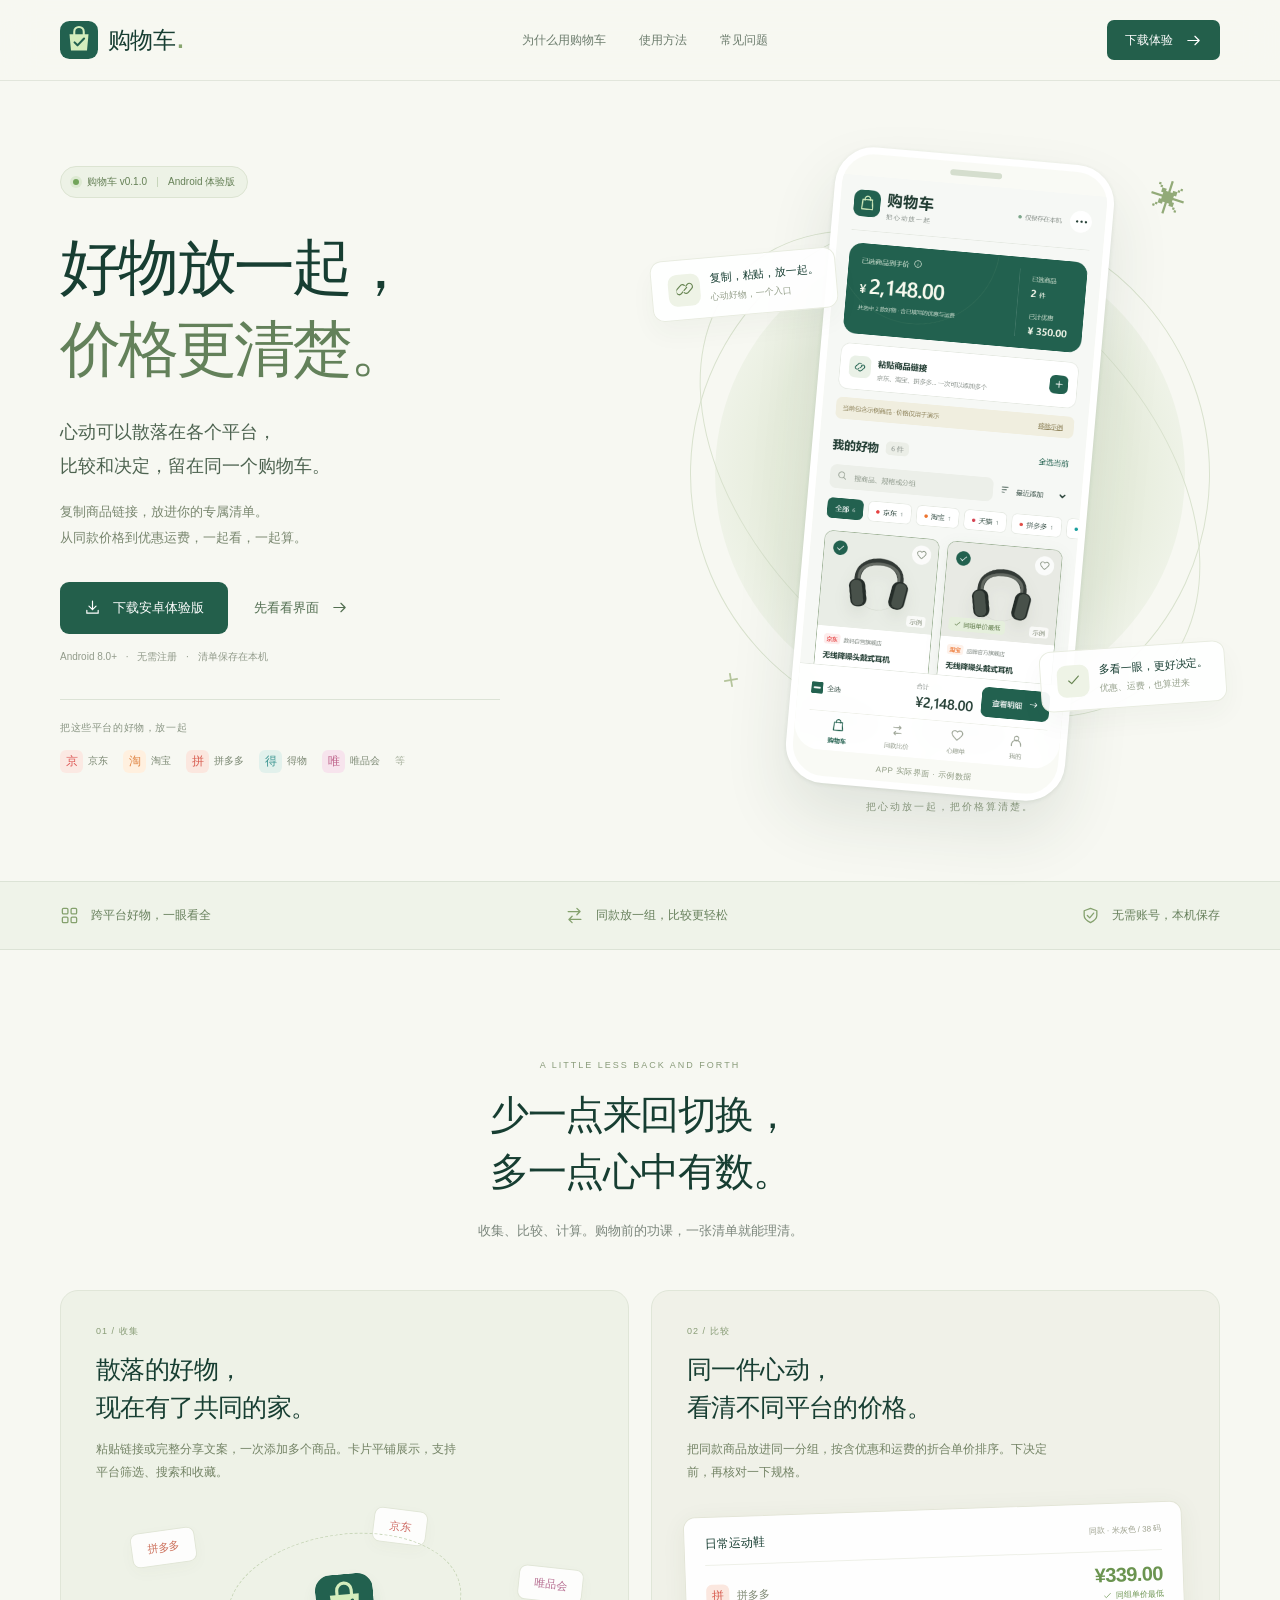
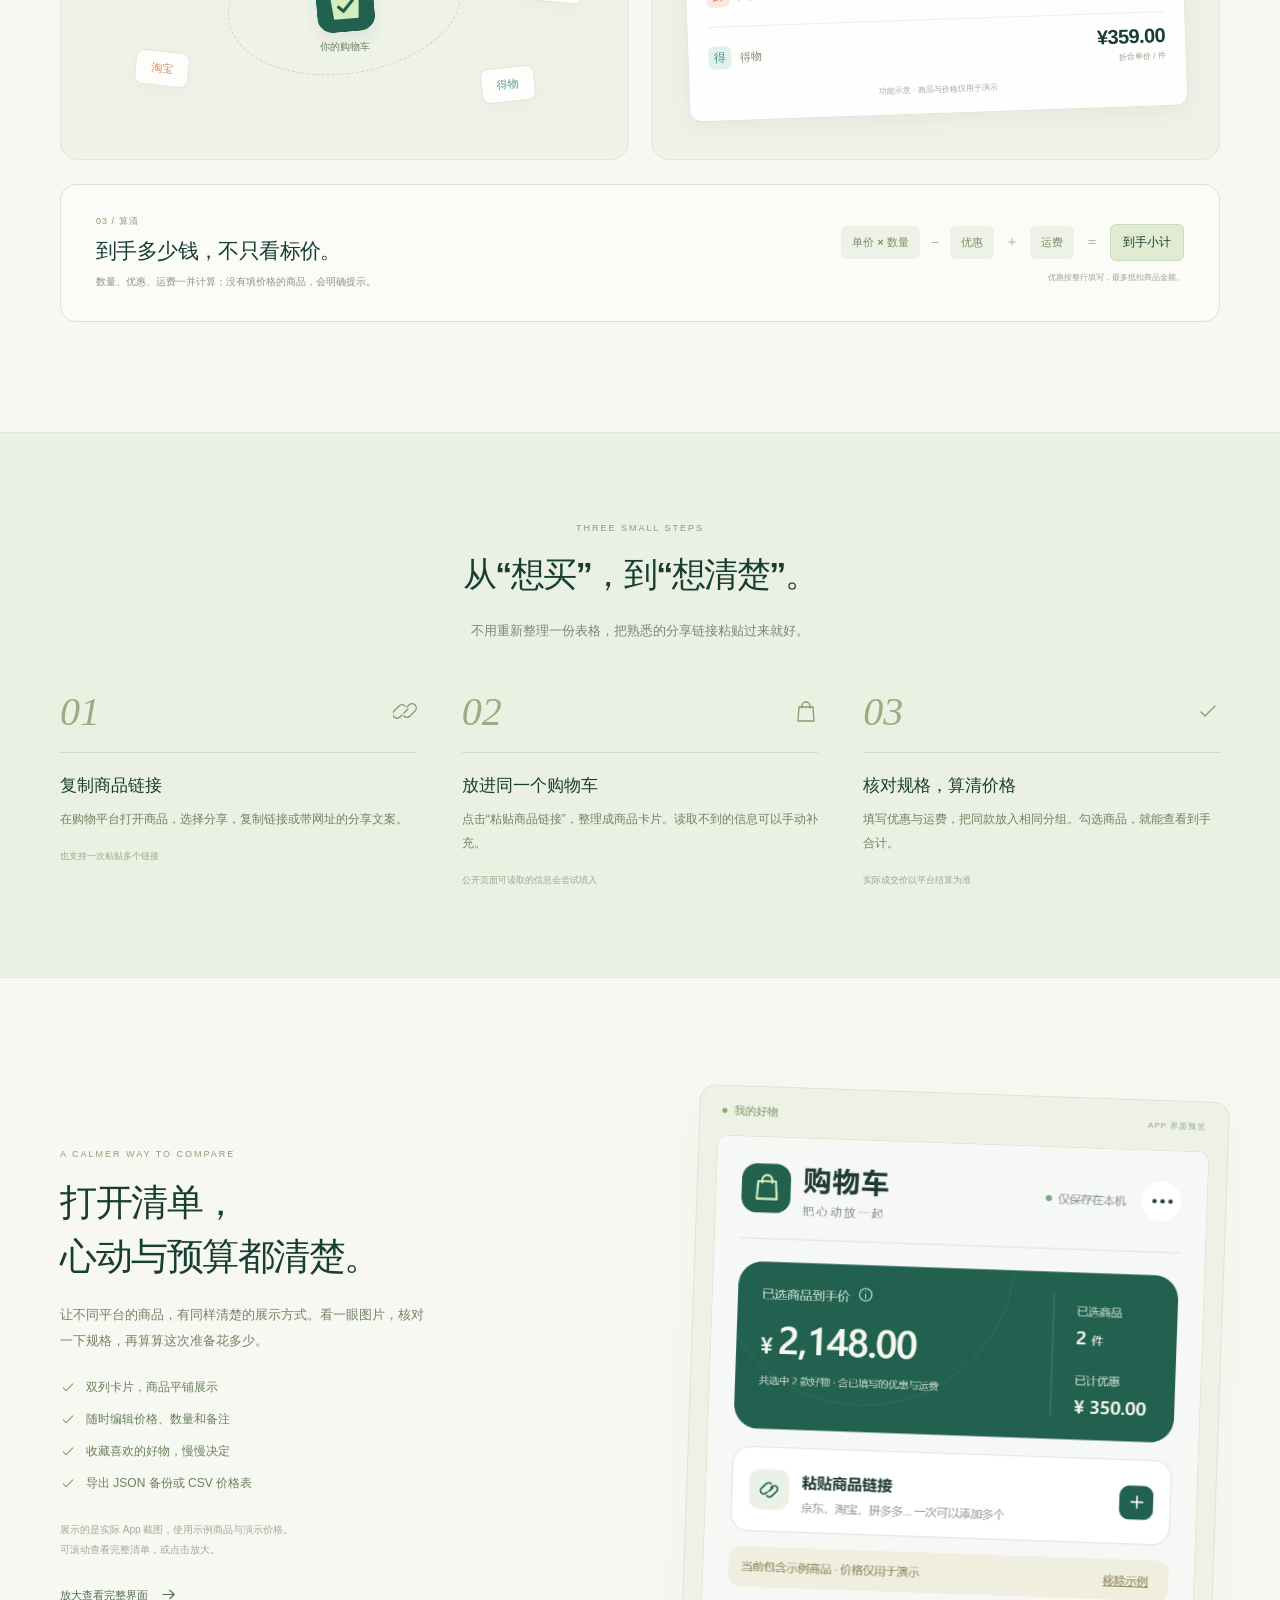
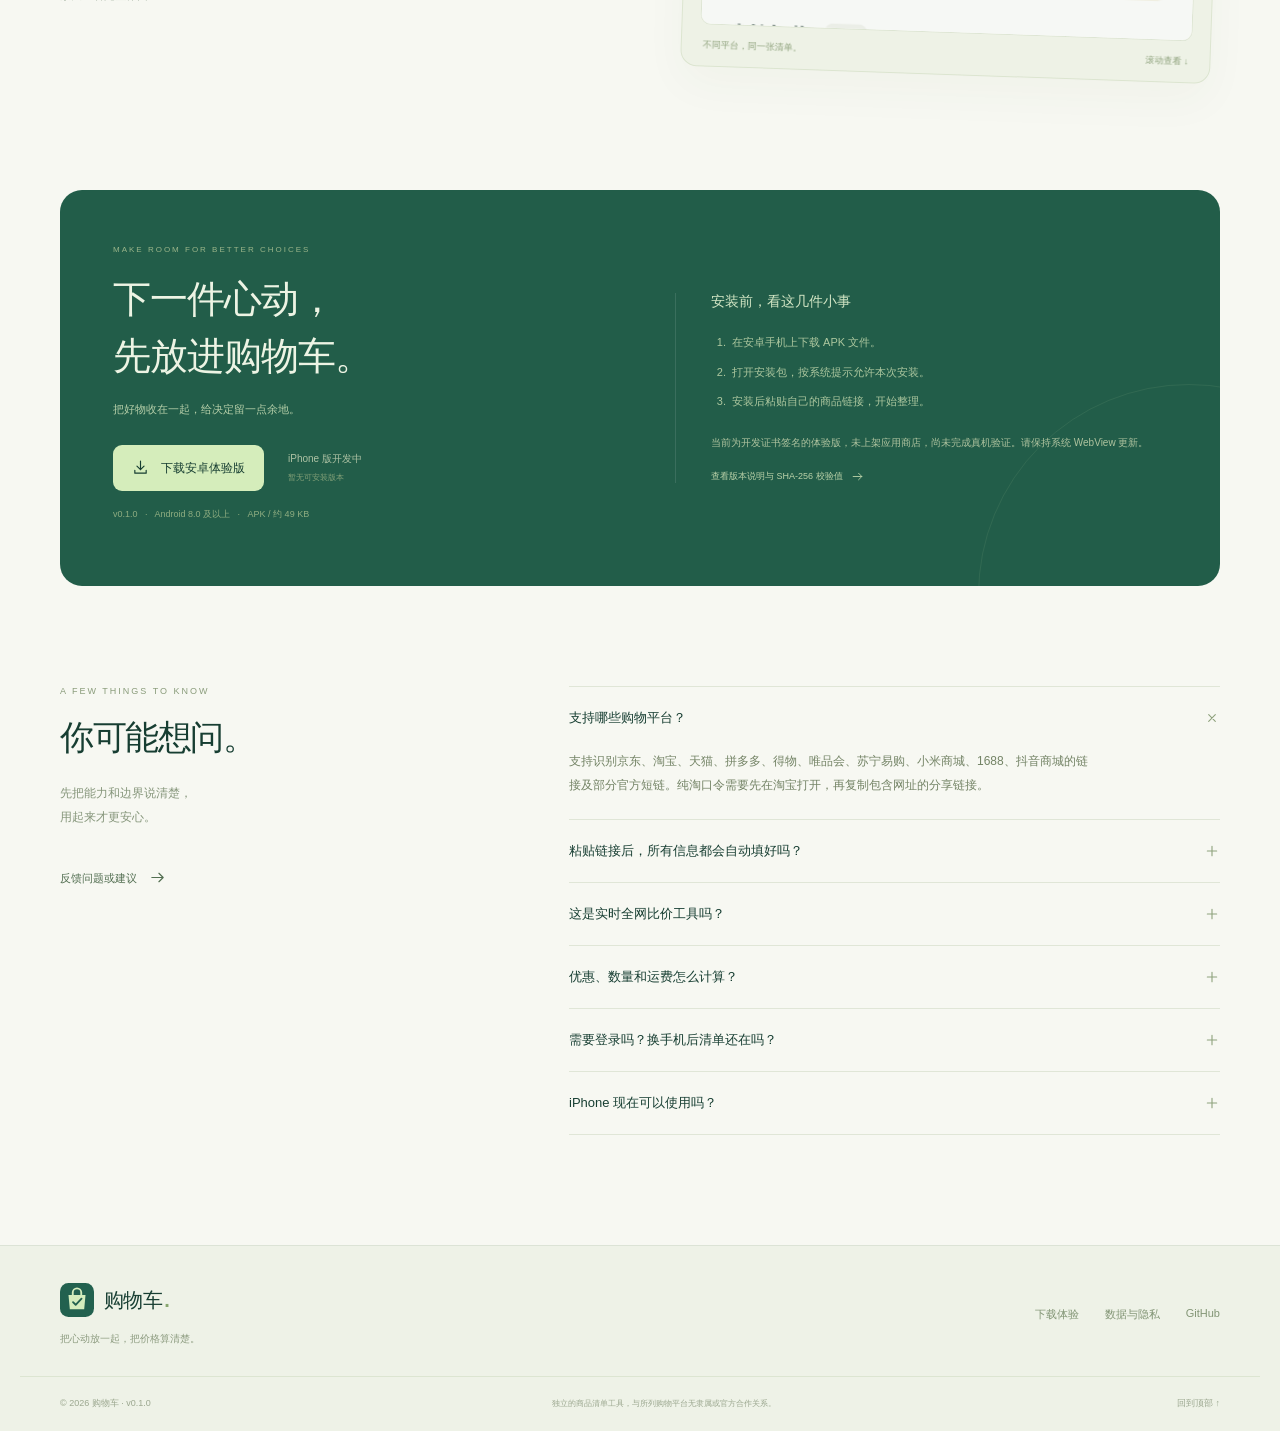
<file: index.html>
<!doctype html>
<html lang="zh-CN">
<head>
  <meta charset="utf-8">
  <meta name="viewport" content="width=device-width, initial-scale=1">
  <meta name="theme-color" content="#f7f8f2">
  <meta name="description" content="购物车，把京东、淘宝、拼多多、得物、唯品会等平台的心动好物放在一起，平铺查看、比较同款、算清优惠与运费。下载安卓体验版。">
  <meta property="og:type" content="website">
  <meta property="og:title" content="购物车 · 好物放一起，价格更清楚">
  <meta property="og:description" content="一个属于你的跨平台购物清单。收集链接、比较同款、算清到手价。">
  <meta property="og:url" content="https://dante9k.github.io/cart-website/">
  <meta property="og:image" content="https://dante9k.github.io/cart-website/assets/mobile-screen.png">
  <meta http-equiv="Content-Security-Policy" content="default-src 'self'; script-src 'self'; style-src 'self'; img-src 'self'; connect-src 'none'; object-src 'none'; base-uri 'self'; form-action 'none'">
  <meta name="referrer" content="strict-origin-when-cross-origin">
  <link rel="canonical" href="https://dante9k.github.io/cart-website/">
  <link rel="icon" href="./assets/icon.svg" type="image/svg+xml">
  <link rel="stylesheet" href="./styles.css">
  <script src="./main.js" defer></script>
  <title>购物车 · 好物放一起，价格更清楚</title>
</head>
<body>
  <a class="skip-link" href="#main">跳到正文</a>
  <svg class="icon-library" xmlns="http://www.w3.org/2000/svg" aria-hidden="true"><defs>
    <symbol id="i-arrow" viewBox="0 0 24 24"><path d="M4 12h16m-6-6 6 6-6 6"/></symbol>
    <symbol id="i-download" viewBox="0 0 24 24"><path d="M12 3v12m-5-5 5 5 5-5M4 16v4h16v-4"/></symbol>
    <symbol id="i-link" viewBox="0 0 24 24"><path d="m10 14 4-4m-6 6-2 2a4 4 0 0 1-6-6l5-5a4 4 0 0 1 6 0m2 1 2-2a4 4 0 0 1 6 6l-5 5a4 4 0 0 1-6 0" transform="translate(1 -1)"/></symbol>
    <symbol id="i-check" viewBox="0 0 24 24"><path d="m5 12 4 4L19 6"/></symbol>
    <symbol id="i-shield" viewBox="0 0 24 24"><path d="m12 3 8 3v6c0 5-8 9-8 9s-8-4-8-9V6l8-3Z"/><path d="m8 12 3 3 5-6"/></symbol>
    <symbol id="i-grid" viewBox="0 0 24 24"><rect x="3" y="3" width="7" height="7" rx="1.5"/><rect x="14" y="3" width="7" height="7" rx="1.5"/><rect x="3" y="14" width="7" height="7" rx="1.5"/><rect x="14" y="14" width="7" height="7" rx="1.5"/></symbol>
    <symbol id="i-compare" viewBox="0 0 24 24"><path d="M4 7h15l-4-4m4 4-4 4M20 17H5l4-4m-4 4 4 4"/></symbol>
    <symbol id="i-bag" viewBox="0 0 24 24"><path d="M5 7h14l1 14H4L5 7Z"/><path d="M8 8V6a4 4 0 0 1 8 0v2"/></symbol>
    <symbol id="i-plus" viewBox="0 0 24 24"><path d="M12 5v14M5 12h14"/></symbol>
    <symbol id="i-close" viewBox="0 0 24 24"><path d="m6 6 12 12M6 18 18 6"/></symbol>
  </defs></svg>

  <header class="site-header"><div class="nav-wrap">
    <a class="brand" href="#top" aria-label="购物车首页"><img src="./assets/icon.svg" width="38" height="38" alt=""><span>购物车<span class="brand-dot">.</span></span></a>
    <nav aria-label="主导航"><a href="#features">为什么用购物车</a><a href="#how-it-works">使用方法</a><a href="#faq">常见问题</a></nav>
    <a class="button nav-download" href="#download">下载体验 <svg><use href="#i-arrow"/></svg></a>
  </div></header>

  <main id="main">
    <section class="hero section-wrap" id="top">
      <div class="hero-copy">
        <p class="release-pill"><span></span>购物车 v0.1.0 <i></i> Android 体验版</p>
        <h1>好物放一起，<br><span>价格更清楚。</span></h1>
        <p class="hero-description">心动可以散落在各个平台，<br>比较和决定，留在同一个购物车。</p>
        <p class="hero-detail">复制商品链接，放进你的专属清单。<br class="desktop-break">从同款价格到优惠运费，一起看，一起算。</p>
        <div class="hero-actions"><a class="button button-primary apk-link" href="https://github.com/Dante9k/cart-website/releases/download/v0.1.0/cart-0.1.0-android.apk"><svg><use href="#i-download"/></svg>下载安卓体验版</a><a class="button button-text" href="#screens">先看看界面 <svg><use href="#i-arrow"/></svg></a></div>
        <p class="hero-note">Android 8.0+ <span>·</span> 无需注册 <span>·</span> 清单保存在本机</p>
        <div class="platform-line"><span class="platform-label">把这些平台的好物，放一起</span><div class="platform-list"><span><b class="platform-jd">京</b>京东</span><span><b class="platform-taobao">淘</b>淘宝</span><span><b class="platform-pdd">拼</b>拼多多</span><span><b class="platform-dewu">得</b>得物</span><span><b class="platform-vip">唯</b>唯品会</span><span class="platform-more">等</span></div></div>
      </div>
      <div class="hero-visual">
        <div class="visual-orbit orbit-one" aria-hidden="true"></div><div class="visual-orbit orbit-two" aria-hidden="true"></div><span class="visual-spark spark-one" aria-hidden="true">✳</span><span class="visual-spark spark-two" aria-hidden="true">＋</span>
        <div class="floating-note note-left"><span class="note-icon"><svg><use href="#i-link"/></svg></span><div><strong>复制，粘贴，放一起。</strong><small>心动好物，一个入口</small></div></div>
        <button class="phone-frame hero-phone" data-preview="./assets/mobile-screen.png" data-preview-title="购物车首页 · 示例商品与演示价格" aria-label="放大查看购物车首页截图"><span class="phone-camera" aria-hidden="true"></span><img src="./assets/mobile-screen.png" width="780" height="1688" alt="购物车手机首页：已选合计、粘贴商品链接、按平台筛选和双列商品卡片"><span class="phone-caption">APP 实际界面 · 示例数据</span></button>
        <div class="floating-note note-right"><span class="note-icon"><svg><use href="#i-check"/></svg></span><div><strong>多看一眼，更好决定。</strong><small>优惠、运费，也算进来</small></div></div>
        <p class="visual-caption">把心动放一起，把价格算清楚。</p>
      </div>
    </section>

    <section class="benefit-strip"><div class="section-wrap"><span><svg><use href="#i-grid"/></svg>跨平台好物，一眼看全</span><span><svg><use href="#i-compare"/></svg>同款放一组，比较更轻松</span><span><svg><use href="#i-shield"/></svg>无需账号，本机保存</span></div></section>

    <section class="features-section section-wrap" id="features">
      <div class="section-heading"><p class="eyebrow">A LITTLE LESS BACK AND FORTH</p><h2>少一点来回切换，<br>多一点心中有数。</h2><p>收集、比较、计算。购物前的功课，一张清单就能理清。</p></div>
      <div class="feature-layout">
        <article class="feature-card collect-card"><div class="feature-card-copy"><span class="feature-number">01 / 收集</span><h3>散落的好物，<br>现在有了共同的家。</h3><p>粘贴链接或完整分享文案，一次添加多个商品。卡片平铺展示，支持平台筛选、搜索和收藏。</p></div><div class="collection-illustration" aria-hidden="true"><span class="mini-platform mini-pdd">拼多多</span><span class="mini-platform mini-jd">京东</span><span class="mini-platform mini-vip">唯品会</span><span class="mini-platform mini-taobao">淘宝</span><span class="mini-platform mini-dewu">得物</span><div class="collection-center"><img src="./assets/icon.svg" width="68" height="68" alt=""><span>你的购物车</span></div><div class="collection-ring"></div></div></article>
        <article class="feature-card compare-card"><div class="feature-card-copy"><span class="feature-number">02 / 比较</span><h3>同一件心动，<br>看清不同平台的价格。</h3><p>把同款商品放进同一分组，按含优惠和运费的折合单价排序。下决定前，再核对一下规格。</p></div><div class="comparison-example"><div class="example-heading"><span>日常运动鞋</span><small>同款 · 米灰色 / 38 码</small></div><div class="example-row best"><span><b class="platform-pdd">拼</b>拼多多</span><div><strong>¥339.00</strong><small><svg><use href="#i-check"/></svg>同组单价最低</small></div></div><div class="example-row"><span><b class="platform-dewu">得</b>得物</span><div><strong>¥359.00</strong><small>折合单价 / 件</small></div></div><p class="example-disclaimer">功能示意 · 商品与价格仅用于演示</p></div></article>
      </div>
      <div class="calculation-band"><div><span class="feature-number">03 / 算清</span><h3>到手多少钱，不只看标价。</h3><p>数量、优惠、运费一并计算；没有填价格的商品，会明确提示。</p></div><div class="price-formula" aria-label="到手小计等于单价乘数量减优惠加运费"><span>单价 <b>×</b> 数量</span><b>−</b><span>优惠</span><b>＋</b><span>运费</span><b>＝</b><strong>到手小计</strong><small>优惠按整行填写，最多抵扣商品金额。</small></div></div>
    </section>

    <section class="how-section" id="how-it-works"><div class="section-wrap"><div class="section-heading"><p class="eyebrow">THREE SMALL STEPS</p><h2>从“想买”，到“想清楚”。</h2><p>不用重新整理一份表格，把熟悉的分享链接粘贴过来就好。</p></div><div class="steps"><article><div class="step-top"><span>01</span><svg><use href="#i-link"/></svg></div><h3>复制商品链接</h3><p>在购物平台打开商品，选择分享，复制链接或带网址的分享文案。</p><span class="step-tip">也支持一次粘贴多个链接</span></article><article><div class="step-top"><span>02</span><svg><use href="#i-bag"/></svg></div><h3>放进同一个购物车</h3><p>点击“粘贴商品链接”，整理成商品卡片。读取不到的信息可以手动补充。</p><span class="step-tip">公开页面可读取的信息会尝试填入</span></article><article><div class="step-top"><span>03</span><svg><use href="#i-check"/></svg></div><h3>核对规格，算清价格</h3><p>填写优惠与运费，把同款放入相同分组。勾选商品，就能查看到手合计。</p><span class="step-tip">实际成交价以平台结算为准</span></article></div></div></section>

    <section class="screens-section section-wrap" id="screens"><div class="screens-copy"><p class="eyebrow">A CALMER WAY TO COMPARE</p><h2>打开清单，<br>心动与预算都清楚。</h2><p>让不同平台的商品，有同样清楚的展示方式。看一眼图片，核对一下规格，再算算这次准备花多少。</p><ul class="check-list"><li><svg><use href="#i-check"/></svg>双列卡片，商品平铺展示</li><li><svg><use href="#i-check"/></svg>随时编辑价格、数量和备注</li><li><svg><use href="#i-check"/></svg>收藏喜欢的好物，慢慢决定</li><li><svg><use href="#i-check"/></svg>导出 JSON 备份或 CSV 价格表</li></ul><p class="screen-hint">展示的是实际 App 截图，使用示例商品与演示价格。<br>可滚动查看完整清单，或点击放大。</p><button class="button button-text" data-preview="./assets/mobile-home.png" data-preview-title="完整商品清单 · 示例商品与演示价格">放大查看完整界面 <svg><use href="#i-arrow"/></svg></button></div><div class="screen-gallery"><div class="gallery-label"><span class="live-dot"></span>我的好物 <span>APP 界面预览</span></div><div class="screenshot-scroll" tabindex="0" role="region" aria-label="可滚动查看的商品清单截图"><img src="./assets/mobile-home.png" width="780" height="3700" alt="购物车完整清单，展示耳机、运动鞋、键盘和精华乳等示例商品卡片"></div><div class="gallery-bottom">不同平台，同一张清单。<span>滚动查看 ↓</span></div></div></section>

    <section class="download-section section-wrap" id="download"><div class="download-panel"><div class="download-copy"><p class="eyebrow">MAKE ROOM FOR BETTER CHOICES</p><h2>下一件心动，<br>先放进购物车。</h2><p>把好物收在一起，给决定留一点余地。</p><div class="download-actions"><a class="button button-lime apk-link" href="https://github.com/Dante9k/cart-website/releases/download/v0.1.0/cart-0.1.0-android.apk"><svg><use href="#i-download"/></svg>下载安卓体验版</a><span class="ios-status">iPhone 版开发中<br><small>暂无可安装版本</small></span></div><p class="download-version">v0.1.0 <span>·</span> Android 8.0 及以上 <span>·</span> APK / 约 49 KB</p></div><div class="install-guide"><h3>安装前，看这几件小事</h3><ol><li>在安卓手机上下载 APK 文件。</li><li>打开安装包，按系统提示允许本次安装。</li><li>安装后粘贴自己的商品链接，开始整理。</li></ol><p>当前为开发证书签名的体验版，未上架应用商店，尚未完成真机验证。请保持系统 WebView 更新。</p><a href="https://github.com/Dante9k/cart-website/releases/tag/v0.1.0" target="_blank" rel="noopener noreferrer">查看版本说明与 SHA-256 校验值 <svg><use href="#i-arrow"/></svg></a></div></div></section>

    <section class="faq-section section-wrap" id="faq"><div class="faq-heading"><p class="eyebrow">A FEW THINGS TO KNOW</p><h2>你可能想问。</h2><p>先把能力和边界说清楚，<br>用起来才更安心。</p><a class="button button-text" href="https://github.com/Dante9k/cart-website/issues" target="_blank" rel="noopener noreferrer">反馈问题或建议 <svg><use href="#i-arrow"/></svg></a></div><div class="faq-list">
      <details open><summary>支持哪些购物平台？<svg><use href="#i-plus"/></svg></summary><div>支持识别京东、淘宝、天猫、拼多多、得物、唯品会、苏宁易购、小米商城、1688、抖音商城的链接及部分官方短链。纯淘口令需要先在淘宝打开，再复制包含网址的分享链接。</div></details>
      <details><summary>粘贴链接后，所有信息都会自动填好吗？<svg><use href="#i-plus"/></svg></summary><div>会尝试读取公开页面提供的名称、图片和标价。需要登录、验证或仅在平台 App 内展示的信息可能无法读取，此时会保留链接供你手动补充。不同规格、会员价、平台券和地区价也需要自行核对。</div></details>
      <details><summary>这是实时全网比价工具吗？<svg><use href="#i-plus"/></svg></summary><div>当前版本帮助你整理自己添加的商品，并比较填写后的价格；不会自动搜索全网最低价，也不提供实时价格监控、自动领券或自动下单。</div></details>
      <details><summary>优惠、数量和运费怎么计算？<svg><use href="#i-plus"/></svg></summary><div>到手小计 = max(0, 单价 × 数量 − 整行优惠) + 整行运费。优惠最多抵扣商品金额，数量变化后请重新核对优惠条件。跨商品满减需手动分摊，避免重复抵扣。未填写价格的商品不会被当作零元商品计入。</div></details>
      <details><summary>需要登录吗？换手机后清单还在吗？<svg><use href="#i-plus"/></svg></summary><div>无需注册或登录，商品清单保存在当前设备。当前没有账号云同步，卸载 App 或清理应用数据会删除清单。建议定期导出 JSON 备份，换设备后可导入并合并；也可导出 CSV 价格表。</div></details>
      <details><summary>iPhone 现在可以使用吗？<svg><use href="#i-plus"/></svg></summary><div>iPhone 版仍在开发中，目前没有可供普通用户安装的版本，也没有 App Store 下载入口。官网会在可安装版本准备好后更新。</div></details>
    </div></section>
  </main>
  <footer class="site-footer"><div class="section-wrap footer-top"><div><a class="brand" href="#top"><img src="./assets/icon.svg" width="34" height="34" alt=""><span>购物车<span class="brand-dot">.</span></span></a><p>把心动放一起，把价格算清楚。</p></div><div class="footer-links"><a href="#download">下载体验</a><a href="./privacy.html">数据与隐私</a><a href="https://github.com/Dante9k/cart-website" target="_blank" rel="noopener noreferrer">GitHub</a></div></div><div class="section-wrap footer-bottom"><span>© 2026 购物车 · v0.1.0</span><p>独立的商品清单工具，与所列购物平台无隶属或官方合作关系。</p><a href="#top">回到顶部 ↑</a></div></footer>
  <dialog id="preview-dialog" aria-labelledby="preview-title"><div class="preview-header"><h2 id="preview-title">界面预览</h2><button class="preview-close" aria-label="关闭界面预览"><svg><use href="#i-close"/></svg></button></div><div class="preview-image-wrap"><img id="preview-image" alt=""></div></dialog>
</body>
</html>
</file>
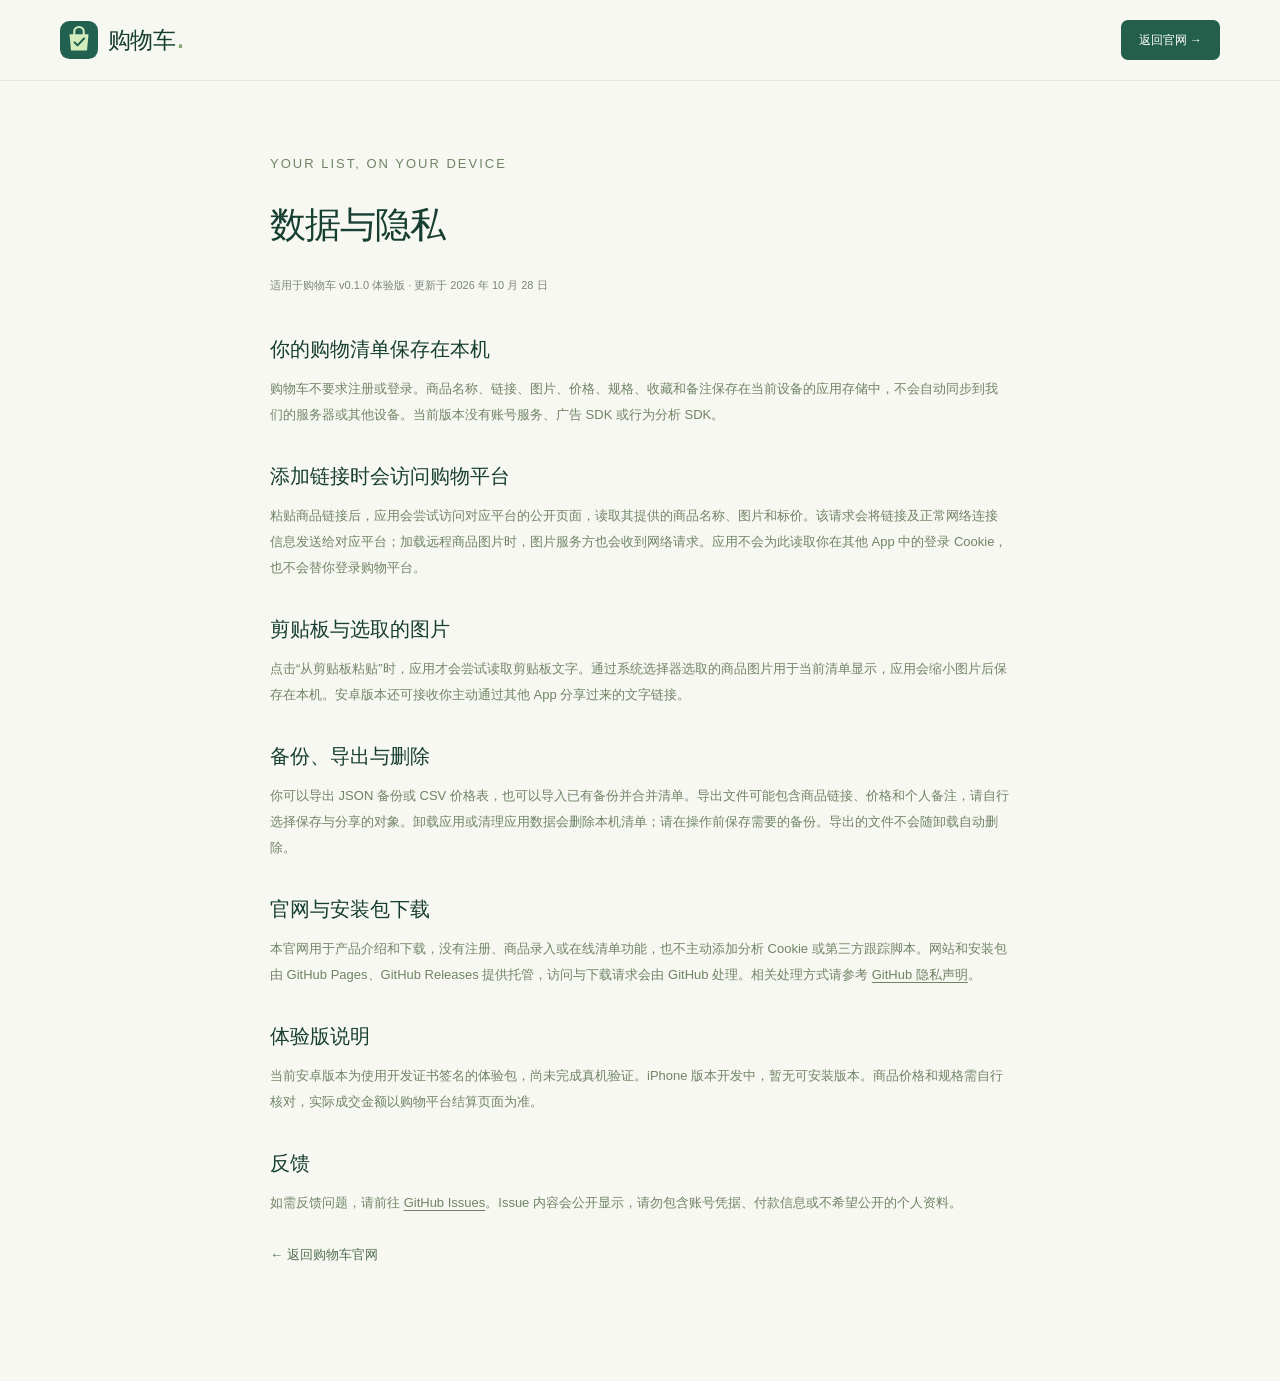
<file: privacy.html>
<!doctype html><html lang="zh-CN"><head><meta charset="utf-8"><meta name="viewport" content="width=device-width, initial-scale=1"><meta name="theme-color" content="#f7f8f2"><meta name="description" content="了解购物车 App 与官网的数据保存方式、商品链接读取和备份说明。"><link rel="icon" href="./assets/icon.svg" type="image/svg+xml"><link rel="stylesheet" href="./styles.css"><title>数据与隐私 · 购物车</title></head><body><header class="site-header"><div class="nav-wrap"><a class="brand" href="./"><img src="./assets/icon.svg" width="38" height="38" alt=""><span>购物车<span class="brand-dot">.</span></span></a><a class="button nav-download" href="./">返回官网 →</a></div></header><main class="legal-page"><p class="eyebrow">YOUR LIST, ON YOUR DEVICE</p><h1>数据与隐私</h1><p class="legal-date">适用于购物车 v0.1.0 体验版 · 更新于 2026 年 10 月 28 日</p><h2>你的购物清单保存在本机</h2><p>购物车不要求注册或登录。商品名称、链接、图片、价格、规格、收藏和备注保存在当前设备的应用存储中，不会自动同步到我们的服务器或其他设备。当前版本没有账号服务、广告 SDK 或行为分析 SDK。</p><h2>添加链接时会访问购物平台</h2><p>粘贴商品链接后，应用会尝试访问对应平台的公开页面，读取其提供的商品名称、图片和标价。该请求会将链接及正常网络连接信息发送给对应平台；加载远程商品图片时，图片服务方也会收到网络请求。应用不会为此读取你在其他 App 中的登录 Cookie，也不会替你登录购物平台。</p><h2>剪贴板与选取的图片</h2><p>点击“从剪贴板粘贴”时，应用才会尝试读取剪贴板文字。通过系统选择器选取的商品图片用于当前清单显示，应用会缩小图片后保存在本机。安卓版本还可接收你主动通过其他 App 分享过来的文字链接。</p><h2>备份、导出与删除</h2><p>你可以导出 JSON 备份或 CSV 价格表，也可以导入已有备份并合并清单。导出文件可能包含商品链接、价格和个人备注，请自行选择保存与分享的对象。卸载应用或清理应用数据会删除本机清单；请在操作前保存需要的备份。导出的文件不会随卸载自动删除。</p><h2>官网与安装包下载</h2><p>本官网用于产品介绍和下载，没有注册、商品录入或在线清单功能，也不主动添加分析 Cookie 或第三方跟踪脚本。网站和安装包由 GitHub Pages、GitHub Releases 提供托管，访问与下载请求会由 GitHub 处理。相关处理方式请参考 <a href="https://docs.github.com/en/site-policy/privacy-policies/github-general-privacy-statement" target="_blank" rel="noopener noreferrer">GitHub 隐私声明</a>。</p><h2>体验版说明</h2><p>当前安卓版本为使用开发证书签名的体验包，尚未完成真机验证。iPhone 版本开发中，暂无可安装版本。商品价格和规格需自行核对，实际成交金额以购物平台结算页面为准。</p><h2>反馈</h2><p>如需反馈问题，请前往 <a href="https://github.com/Dante9k/cart-website/issues" target="_blank" rel="noopener noreferrer">GitHub Issues</a>。Issue 内容会公开显示，请勿包含账号凭据、付款信息或不希望公开的个人资料。</p><a class="button button-text" href="./">← 返回购物车官网</a></main></body></html>
</file>
<file: styles.css>
:root{--paper:#f7f8f2;--ink:#173e32;--green:#235f4b;--lime:#d5edbb;--muted:#7b867c;--line:#dce3d6;--white:#fff;--serif:Georgia,"Times New Roman",serif;font-family:Inter,-apple-system,BlinkMacSystemFont,"Segoe UI","PingFang SC","Microsoft YaHei",sans-serif;color:var(--ink);background:var(--paper);font-synthesis:none;scroll-behavior:smooth;scroll-padding-top:110px}*{box-sizing:border-box}body{margin:0}img{display:block;max-width:100%;height:auto}a{color:inherit;text-decoration:none}button{font:inherit;color:inherit;cursor:pointer}button,a{-webkit-tap-highlight-color:transparent}button{border:0}svg{width:22px;height:22px;fill:none;stroke:currentColor;stroke-width:1.65;stroke-linecap:round;stroke-linejoin:round;flex-shrink:0}a:focus-visible,button:focus-visible,summary:focus-visible,[tabindex]:focus-visible{outline:3px solid #7e9e5f;outline-offset:6px}::selection{background:#d5edbb}.icon-library{position:absolute;width:0;height:0;overflow:hidden}.section-wrap{max-width:1240px;margin:0 auto;padding-left:40px;padding-right:40px}.site-header{position:sticky;top:0;z-index:20;background:#f7f8f2ed;backdrop-filter:blur(18px);border-bottom:1px solid #e2e6dc}.nav-wrap{max-width:1240px;margin:0 auto;padding:20px 40px;display:flex;align-items:center;justify-content:space-between;gap:28px}.brand{display:inline-flex;gap:10px;align-items:center;white-space:nowrap}.brand>span{font-size:23px;font-weight:750;letter-spacing:-.6px}.brand-dot{color:#88a66f;margin-left:2px}.site-header nav{display:flex;gap:33px;font-size:12px;color:#6c7c6c}.site-header nav a:hover{color:var(--green)}.button{display:inline-flex;align-items:center;justify-content:center;gap:12px;border-radius:9px;padding:16px 24px;font-size:13px;font-weight:550;line-height:1.5;transition:background .2s,transform .2s}.button:hover{transform:translateY(-2px)}.button svg{width:17px;height:17px}.nav-download{background:var(--green);color:white;padding:11px 18px;font-size:12px;border-radius:7px}.nav-download:hover,.button-primary:hover{background:#164a38}.button-primary{color:white;background:var(--green)}.button-text{background:transparent;padding-left:0;padding-right:0;font-weight:450;color:#536f52}.button-lime{color:var(--ink);background:var(--lime)}.button-lime:hover{background:#e2f5cf}.skip-link{position:fixed;top:12px;left:12px;z-index:100;transform:translateY(-180%);background:var(--green);color:white;padding:12px;border-radius:6px}.skip-link:focus{transform:none}.hero{display:grid;grid-template-columns:1.08fr 1fr;align-items:center;min-height:800px;gap:35px;padding-top:55px;padding-bottom:70px}.hero-copy{padding-bottom:8px;position:relative;z-index:2}.release-pill{display:inline-flex;align-items:center;gap:8px;border:1px solid #dce4d2;background:#edf2e6;color:#668157;border-radius:30px;font-size:10px;padding:8px 12px;margin:0 0 28px}.release-pill>span{width:6px;height:6px;border-radius:50%;background:#72a45a;box-shadow:0 0 0 3px #dde9d2}.release-pill>i{height:10px;width:1px;background:#c7d5bb;margin:0 2px}.hero h1{font-size:clamp(45px,4.8vw,66px);font-weight:650;letter-spacing:-3px;line-height:1.32;margin:0 0 26px;white-space:nowrap}.hero h1>span{color:#63815a}.hero-description{font-size:18px;font-weight:450;line-height:1.9;margin:0 0 16px;color:#4d6350}.hero-detail{font-size:12px;line-height:2;color:#8b9486;margin:0 0 31px}.hero-actions{display:flex;align-items:center;gap:26px}.hero-note{font-size:10px;color:#929b8b;margin:16px 0 35px}.hero-note span{margin:0 6px}.platform-line{border-top:1px solid var(--line);padding-top:21px;max-width:440px}.platform-label{display:block;font-size:10px;color:#8a9684;letter-spacing:.6px;margin-bottom:15px}.platform-list{display:flex;align-items:center;gap:15px;flex-wrap:wrap}.platform-list>span{display:flex;align-items:center;gap:5px;font-size:10px;color:#7b8873;white-space:nowrap}.platform-list b,.example-row b{display:inline-grid;place-items:center;width:23px;height:23px;border-radius:6px;font-size:12px;font-weight:550}.platform-jd{color:#dd5754;background:#fbe9e3}.platform-taobao{color:#e08645;background:#fff0df}.platform-pdd{color:#d85d50;background:#fbe7df}.platform-dewu{color:#3d9692;background:#e2f1ec}.platform-vip{color:#be638a;background:#f7e4ed}.platform-more{color:#a7b19d!important}.hero-visual{position:relative;min-height:660px;display:flex;align-items:center;justify-content:center;isolation:isolate}.hero-visual:before{content:"";position:absolute;width:470px;height:470px;border-radius:50%;background:radial-gradient(circle,#e2ebd4 0%,#e7eddd 55%,#eff3e8 72%);z-index:-2}.visual-orbit{position:absolute;border:1px solid #d9e2ce;border-radius:50%;z-index:-1;transform:rotate(-20deg)}.orbit-one{width:520px;height:520px}.orbit-two{width:580px;height:390px;transform:rotate(43deg)}.phone-frame{position:relative;background:#f9faf5;border:7px solid #fff;border-radius:39px;padding:22px 0 0;box-shadow:0 32px 65px #24432c1c,0 1px 4px #24432c1a;display:block;overflow:hidden;text-align:left}.hero-phone{width:280px;transform:rotate(5deg);z-index:1;transition:transform .3s}.hero-phone:hover{transform:rotate(2deg) translateY(-4px)}.phone-camera{width:52px;height:6px;border-radius:7px;background:#d5dece;display:block;position:absolute;top:8px;left:50%;transform:translateX(-50%)}.phone-frame>img{width:100%;border-radius:0 0 26px 26px}.phone-caption{display:block;text-align:center;font-size:8px;letter-spacing:.5px;color:#8f9b83;padding:9px 4px 6px}.floating-note{position:absolute;z-index:3;background:#fffffff0;border:1px solid #e8ece0;box-shadow:0 12px 26px #27462c0a;padding:13px 16px;display:flex;align-items:center;gap:10px;border-radius:12px;white-space:nowrap}.note-icon{width:32px;height:32px;display:grid;place-items:center;border-radius:9px;background:#eef3e6;color:#6a8755}.note-icon svg{width:17px;height:17px}.floating-note strong{display:block;font-size:11px;font-weight:550}.floating-note small{display:block;font-size:9px;color:#95a08b;margin-top:5px}.note-left{top:110px;left:-28px;transform:rotate(-5deg)}.note-right{bottom:97px;right:-6px;transform:rotate(-4deg)}.visual-spark{position:absolute;color:#92aa78}.spark-one{font-size:36px;right:34px;top:35px;transform:rotate(18deg)}.spark-two{font-size:27px;left:38px;bottom:107px;transform:rotate(-10deg);color:#b4c49b}.visual-caption{position:absolute;bottom:0;font-size:10px;color:#8f9d83;letter-spacing:2px}.benefit-strip{border-top:1px solid var(--line);border-bottom:1px solid var(--line);background:#eff3e9}.benefit-strip>.section-wrap{display:flex;justify-content:space-between;gap:20px;padding-top:24px;padding-bottom:24px}.benefit-strip span{display:flex;align-items:center;gap:12px;font-size:12px;color:#67805c}.benefit-strip svg{width:19px;height:19px;color:#85a16e}.features-section{padding-top:110px;padding-bottom:110px}.section-heading{text-align:center;margin-bottom:48px}.eyebrow{font-size:9px;letter-spacing:2px;color:#8a9c7b;font-weight:500;margin:0 0 17px}.section-heading h2,.screens-copy h2,.faq-heading h2{font-size:39px;line-height:1.45;letter-spacing:-1.5px;font-weight:550;margin:0 0 19px}.section-heading>p:last-child{font-size:12px;color:var(--muted);line-height:1.8;margin:0}.feature-layout{display:grid;grid-template-columns:1fr 1fr;gap:22px}.feature-card{border:1px solid #e0e6d8;background:#edf2e6;border-radius:18px;overflow:hidden;position:relative;min-height:470px}.feature-card-copy{padding:34px 35px 0;position:relative;z-index:2}.feature-number{font-size:9px;letter-spacing:1px;color:#889c76;display:block;margin-bottom:13px}.feature-card h3{font-size:25px;font-weight:500;line-height:1.5;letter-spacing:-.6px;margin:0 0 12px}.feature-card-copy>p{font-size:11px;color:#829076;line-height:1.9;max-width:370px;margin:0}.collect-card{background:#eef2e7}.collection-illustration{height:240px;position:relative;display:grid;place-items:center;isolation:isolate}.collection-center{position:relative;z-index:2;display:flex;align-items:center;flex-direction:column;gap:8px;margin-top:20px}.collection-center img{width:58px;height:58px;box-shadow:0 8px 15px #36623014;border-radius:16px;transform:rotate(-5deg)}.collection-center>span{font-size:10px;color:#6f815f}.collection-ring{position:absolute;width:235px;height:140px;border:1px dashed #c9d7ba;border-radius:50%;transform:rotate(-8deg)}.mini-platform{position:absolute;border:1px solid #e1e6d7;background:#ffffffdd;box-shadow:0 5px 15px #526d3a08;padding:9px 15px;border-radius:8px;font-size:11px}.mini-pdd{top:46px;left:70px;color:#cc715c;transform:rotate(-8deg)}.mini-jd{top:25px;left:55%;color:#cf6c65;transform:rotate(7deg)}.mini-vip{top:83px;right:45px;color:#b56b8f;transform:rotate(6deg)}.mini-taobao{bottom:38px;left:74px;color:#d48a57;transform:rotate(6deg)}.mini-dewu{bottom:22px;right:93px;color:#5b9a8f;transform:rotate(-6deg)}.compare-card{background:#f0f1e8}.comparison-example{background:#fffffff0;border:1px solid #e3e5d7;border-radius:12px;margin:25px 34px 27px;padding:18px 20px;box-shadow:0 5px 25px #384d2210;transform:rotate(-2deg)}.example-heading{display:flex;align-items:center;justify-content:space-between;gap:10px;font-size:12px;font-weight:550;margin-bottom:12px}.example-heading small{font-size:8px;color:#9b9f8c;font-weight:400}.example-row{padding:12px 0;border-top:1px solid #eef0e8;display:flex;align-items:center;justify-content:space-between}.example-row>span{display:flex;align-items:center;gap:8px;font-size:11px;color:#7e8973}.example-row>div{text-align:right}.example-row strong{font-size:20px;font-weight:550;letter-spacing:-.6px}.example-row small{display:flex;align-items:center;justify-content:end;gap:3px;font-size:8px;color:#99a18b;margin-top:3px}.example-row small svg{width:10px;height:10px}.example-row.best strong,.example-row.best small{color:#6b9450}.example-disclaimer{text-align:center;font-size:8px;color:#a2aa97;margin:3px 0 0}.calculation-band{margin-top:24px;border:1px solid var(--line);border-radius:16px;padding:30px 35px;display:flex;align-items:center;gap:30px;justify-content:space-between;background:#fbfcf7}.calculation-band .feature-number{margin-bottom:9px}.calculation-band h3{font-size:21px;font-weight:500;margin:0 0 8px;letter-spacing:-.6px}.calculation-band p{font-size:10px;color:#8a967f;line-height:1.8;margin:0}.price-formula{display:flex;align-items:center;gap:11px;flex-wrap:wrap;font-size:11px;max-width:410px;justify-content:end}.price-formula>span{padding:9px 11px;background:#eef2e6;border-radius:6px;white-space:nowrap;color:#7c8f67}.price-formula>b{font-size:14px;font-weight:400;color:#a8b295}.price-formula>strong{font-size:12px;font-weight:500;background:#e0ebd1;border:1px solid #cbdabb;padding:9px 12px;border-radius:6px;white-space:nowrap}.price-formula small{flex-basis:100%;text-align:right;font-size:8px;color:#99a48c}.how-section{padding:90px 0;background:#eaf0e2;border-top:1px solid #e2e9d9;border-bottom:1px solid #e2e9d9}.how-section .section-heading{margin-bottom:50px}.how-section .section-heading h2{font-size:34px}.steps{display:grid;grid-template-columns:repeat(3,1fr);gap:45px}.step-top{display:flex;justify-content:space-between;align-items:center;padding-bottom:20px;border-bottom:1px solid #cfdbc2;margin-bottom:21px}.step-top>span{font-family:var(--serif);font-size:40px;line-height:1;font-weight:400;color:#98ae80;font-style:italic}.step-top svg{width:24px;height:24px;color:#829d6c;stroke-width:1.3}.steps h3{font-size:17px;font-weight:550;margin:0 0 10px}.steps p{font-size:11px;line-height:2;color:#819173;margin:0 0 19px}.step-tip{font-size:9px;color:#9aa88c;display:block}.screens-section{padding-top:115px;padding-bottom:115px;display:grid;grid-template-columns:1fr 1fr;align-items:center;gap:100px}.screens-copy h2{font-size:37px}.screens-copy>p:not(.eyebrow){font-size:12px;line-height:2;color:#839278;max-width:370px}.check-list{list-style:none;padding:0;margin:25px 0 28px}.check-list li{display:flex;align-items:center;gap:10px;font-size:12px;margin:15px 0;color:#69805a}.check-list svg{width:16px;height:16px;color:#8da56e}.screens-copy .screen-hint{font-size:10px!important;color:#a0aa94!important}.screens-copy .button{font-size:11px}.screen-gallery{background:#eef2e6;border:1px solid #dce5d0;border-radius:16px;padding:0 18px;box-shadow:0 18px 45px #31502709;transform:rotate(2deg);min-width:0}.gallery-label{display:flex;align-items:center;gap:7px;font-size:11px;color:#76905f;padding:17px 4px}.live-dot{width:5px;height:5px;background:#87a56a;border-radius:50%}.gallery-label>span:last-child{margin-left:auto;font-size:8px;color:#95a585;letter-spacing:1px}.screenshot-scroll{height:490px;overflow:auto;border:1px solid #dde5d3;border-radius:10px;background:var(--paper);scrollbar-width:thin;scrollbar-color:#b4c4a2 #eef3e8}.screenshot-scroll>img{width:100%;height:auto}.gallery-bottom{padding:14px 3px;font-size:9px;color:#8da17b;display:flex;justify-content:space-between}.download-section{padding-bottom:100px}.download-panel{padding:55px 53px;background:#225d49;border-radius:22px;color:#edf4e4;display:grid;grid-template-columns:1fr 1fr;gap:70px;position:relative;isolation:isolate;overflow:hidden}.download-panel:after{content:"";position:absolute;width:420px;height:420px;border-radius:50%;border:1px solid #c9e1ad16;right:-180px;bottom:-220px;z-index:-1}.download-panel .eyebrow{color:#9bb58a;font-size:8px}.download-copy h2{font-size:38px;font-weight:500;letter-spacing:-1px;line-height:1.5;margin:0 0 15px}.download-copy>p:not(.eyebrow){font-size:11px;color:#a5c29b;line-height:1.8}.download-actions{display:flex;align-items:center;gap:24px;margin:25px 0 0}.download-actions .button{font-size:12px;padding:14px 19px}.ios-status{font-size:10px;color:#afc3a5;line-height:1.8}.ios-status small{font-size:8px;color:#84a178}.download-version{font-size:9px!important;color:#8fad81!important;margin-top:15px}.download-version>span{margin:0 5px}.install-guide{border-left:1px solid #ffffff1c;padding-left:35px;align-self:center}.install-guide h3{font-size:14px;font-weight:500;margin:0 0 19px;color:#d3e6c5}.install-guide ol{padding-left:18px;margin:0 0 20px;color:#adc79f;font-size:11px;line-height:2.2}.install-guide li{padding-left:3px;margin:5px 0}.install-guide>p{font-size:10px;color:#88a37d;line-height:1.9;margin:0 0 18px}.install-guide a{display:flex;align-items:center;gap:8px;font-size:9px;color:#bbd2a9}.install-guide a svg{width:13px;height:13px}.faq-section{display:grid;grid-template-columns:.8fr 1.2fr;gap:75px;padding-bottom:110px}.faq-heading h2{font-size:34px}.faq-heading>p:not(.eyebrow){font-size:12px;line-height:2;color:#86967b}.faq-heading .button{font-size:11px;margin-top:12px}.faq-list details{border-bottom:1px solid #e0e6d7}.faq-list details:first-child{border-top:1px solid #e0e6d7}.faq-list summary{cursor:pointer;list-style:none;padding:22px 0;display:flex;align-items:center;justify-content:space-between;gap:20px;font-size:13px;font-weight:500}.faq-list summary::-webkit-details-marker{display:none}.faq-list summary svg{width:16px;height:16px;color:#8ea17c;transition:transform .2s;flex-shrink:0}.faq-list details[open] summary svg{transform:rotate(45deg)}.faq-list details>div{font-size:11px;line-height:2;color:#8a967f;padding:0 24px 22px 0;max-width:550px}.site-footer{border-top:1px solid var(--line);background:#eef2e7;padding-top:37px}.footer-top{display:flex;justify-content:space-between;align-items:center;padding-bottom:30px}.footer-top .brand>span{font-size:20px}.footer-top p{font-size:10px;color:#8d9c80;margin:11px 0 0}.footer-links{display:flex;gap:26px;font-size:11px;color:#829575}.footer-links a:hover{color:var(--green)}.footer-bottom{display:flex;gap:20px;align-items:center;justify-content:space-between;border-top:1px solid #dce5d1;padding-top:20px;padding-bottom:20px;font-size:9px;color:#9ba78f}.footer-bottom p{font-size:8px;margin:0;line-height:1.7}.footer-bottom a{white-space:nowrap}body.preview-open{overflow:hidden}dialog{border:1px solid #e2e8d9;border-radius:18px;padding:0;max-width:650px;width:calc(100% - 32px);max-height:90dvh;background:var(--paper);color:var(--ink);box-shadow:0 25px 100px #162e2640}dialog::backdrop{background:#142b2380;backdrop-filter:blur(5px)}.preview-header{display:flex;align-items:center;justify-content:space-between;gap:15px;padding:15px 20px;border-bottom:1px solid #dfe7d6;position:sticky;top:0;background:#f7f8f2f5;z-index:2}.preview-header h2{font-size:12px;font-weight:500;margin:0}.preview-close{background:#e5ecd9;width:32px;height:32px;border-radius:50%;display:grid;place-items:center;flex-shrink:0}.preview-close svg{width:16px;height:16px}.preview-image-wrap{padding:15px;max-height:calc(90dvh - 65px);overflow:auto}.preview-image-wrap img{width:100%;height:auto;border-radius:8px}.legal-page{max-width:800px;margin:0 auto;padding:70px 30px 100px}.legal-page h1{font-size:36px;font-weight:550;letter-spacing:-1px}.legal-page .legal-date{font-size:11px;color:var(--muted);margin-bottom:40px}.legal-page h2{font-size:20px;font-weight:550;margin:35px 0 13px}.legal-page p,.legal-page li{font-size:13px;line-height:2;color:#718466}.legal-page ul{padding-left:20px}.legal-page a:not(.button){text-decoration:underline;text-underline-offset:3px}
@media(min-width:1450px){.hero{min-height:850px}.hero-visual{min-height:710px}.hero-phone{width:300px}.hero h1{font-size:69px}.hero-description{font-size:19px}.note-left{top:110px;left:-20px}.note-right{bottom:93px;right:-8px}.hero-visual:before{width:510px;height:510px}.orbit-one{width:550px;height:550px}.orbit-two{width:610px;height:410px}}
@media(max-width:1100px){.section-wrap{padding-left:30px;padding-right:30px}.nav-wrap{padding-left:30px;padding-right:30px}.hero{gap:10px;min-height:730px;padding-top:40px;padding-bottom:50px;overflow:hidden}.hero h1{font-size:53px}.hero-visual{min-height:610px}.hero-phone{width:250px}.hero-visual:before{width:400px;height:400px}.orbit-one{width:450px;height:450px}.orbit-two{width:500px;height:340px}.floating-note{padding:11px 12px;gap:7px}.floating-note strong{font-size:10px}.floating-note small{font-size:8px}.note-left{left:-5px;top:97px}.note-right{right:-5px;bottom:90px}.hero-actions{gap:18px}.hero-actions .button{font-size:12px}.platform-list{gap:11px}.feature-card-copy{padding:28px 28px 0}.collection-illustration{height:240px}.mini-pdd{left:35px}.mini-vip{right:25px}.mini-taobao{left:42px}.mini-dewu{right:55px}.comparison-example{margin:25px 27px;padding:17px}.calculation-band{padding:28px;gap:20px}.price-formula{gap:7px;max-width:320px;font-size:10px}.price-formula>span{padding:8px}.price-formula>strong{font-size:10px;padding:8px}.screens-section{gap:65px}.download-panel{gap:40px;padding:43px 38px}.download-actions{gap:15px}.download-actions .button{font-size:11px;padding:14px 16px}.faq-section{gap:50px}}
@media(max-width:850px){.site-header nav{gap:20px;font-size:11px}.hero h1{font-size:45px}.hero-description{font-size:16px}.hero-detail{font-size:11px}.hero-visual{min-height:570px}.hero-phone{width:228px}.hero-visual:before{width:340px;height:340px}.orbit-one{width:380px;height:380px}.orbit-two{width:410px;height:280px}.note-left{left:-5px;top:90px}.note-right{right:-7px;bottom:82px}.floating-note .note-icon{width:26px;height:26px}.floating-note strong{font-size:9px}.floating-note small{font-size:7px}.hero-actions{gap:16px;align-items:flex-start;flex-direction:column}.hero-actions .button-primary{padding:14px 19px}.hero-actions .button-text{padding-top:0;padding-bottom:0;font-size:11px}.hero-note{font-size:9px;margin-bottom:26px}.platform-list{gap:9px}.platform-list>span{font-size:9px}.platform-list b{width:20px;height:20px;font-size:10px}.section-heading h2{font-size:34px}.features-section{padding-top:85px;padding-bottom:85px}.benefit-strip span{font-size:10px;gap:9px}.benefit-strip svg{width:16px;height:16px}.feature-card-copy{padding:25px 24px 0}.feature-card h3{font-size:22px}.feature-card-copy>p{font-size:10px}.feature-layout{gap:16px}.mini-platform{font-size:10px;padding:8px 10px}.mini-pdd{left:19px}.mini-taobao{left:25px}.mini-vip{right:15px}.mini-dewu{right:30px}.comparison-example{margin:23px 20px 25px;padding:15px}.example-heading{display:block;font-size:11px}.example-heading small{display:block;font-size:8px;margin-top:6px}.feature-card{min-height:465px}.calculation-band{align-items:flex-start;gap:22px}.calculation-band h3{font-size:19px}.calculation-band>div:first-child{max-width:270px}.price-formula{max-width:270px;gap:5px}.price-formula>span{padding:7px 6px;font-size:9px}.price-formula>strong{padding:7px;font-size:9px}.price-formula>b{font-size:12px}.steps{gap:28px}.steps h3{font-size:16px}.step-tip{font-size:8px}.screens-section{padding-top:90px;padding-bottom:90px;gap:40px}.screens-copy h2{font-size:31px}.screenshot-scroll{height:445px}.screens-copy>p:not(.eyebrow){font-size:11px}.download-panel{gap:30px;padding:35px 30px}.download-copy h2{font-size:31px}.download-actions{align-items:flex-start;flex-direction:column;gap:15px}.ios-status{font-size:9px}.ios-status br{display:none}.ios-status small{margin-left:5px}.download-version{font-size:8px!important}.install-guide{padding-left:25px}.install-guide h3{font-size:13px}.install-guide ol{font-size:10px}.install-guide>p{font-size:9px}.install-guide a{font-size:8px;gap:4px}.faq-heading h2{font-size:30px}.faq-list summary{font-size:12px;padding:19px 0}.faq-section{gap:35px;padding-bottom:85px}.download-section{padding-bottom:85px}.footer-links{gap:20px}.footer-bottom{flex-wrap:wrap;gap:12px}.footer-bottom p{order:3;flex-basis:100%}}
@media(max-width:640px){:root{scroll-padding-top:85px}.section-wrap{padding-left:24px;padding-right:24px}.nav-wrap{padding:15px 22px;gap:12px}.brand{gap:9px}.brand>span{font-size:21px}.brand img{width:34px;height:34px}.site-header nav{display:none}.nav-download{padding:9px 12px;font-size:10px;gap:7px}.nav-download svg{width:14px;height:14px}.hero{grid-template-columns:1fr;padding-top:43px;padding-bottom:35px;gap:20px;text-align:center;overflow:hidden;min-height:0}.hero-copy{padding-bottom:0}.release-pill{font-size:8px;padding:7px 10px;margin-bottom:23px;gap:6px}.release-pill>span{width:5px;height:5px}.release-pill>i{height:8px}.hero h1{font-size:clamp(38px,10vw,49px);letter-spacing:-1.9px;line-height:1.35;margin-bottom:22px}.hero-description{font-size:14px;line-height:1.9;margin-bottom:12px}.hero-detail{font-size:10px;line-height:1.9;margin-bottom:24px}.hero-actions{flex-direction:row;justify-content:center;align-items:center;gap:20px}.hero-actions .button-primary{padding:13px 16px;font-size:11px;gap:8px}.hero-actions .button-primary svg{width:15px;height:15px}.hero-actions .button-text{font-size:10px;gap:7px;padding:10px 0}.hero-actions .button-text svg{width:14px;height:14px}.hero-note{font-size:8px;margin-top:13px;margin-bottom:24px}.hero-note span{margin:0 4px}.platform-line{padding-top:18px;max-width:350px;margin:auto}.platform-label{font-size:8px;margin-bottom:12px;letter-spacing:.4px}.platform-list{justify-content:center;gap:12px}.platform-list>span{font-size:8px;gap:4px}.platform-list b{width:19px;height:19px;font-size:10px;border-radius:5px}.platform-more{display:none!important}.hero-visual{min-height:610px;width:100%;max-width:450px;margin:5px auto 0}.hero-phone{width:245px;border-width:6px;border-radius:34px;transform:rotate(4deg)}.hero-phone:hover{transform:rotate(4deg)}.phone-frame{padding-top:20px}.hero-visual:before{width:330px;height:330px}.orbit-one{width:380px;height:380px}.orbit-two{width:410px;height:280px}.note-left{left:-7px;top:100px;transform:rotate(-6deg)}.note-right{right:-5px;bottom:86px;transform:rotate(-3deg)}.floating-note{border-radius:9px;padding:10px 11px;gap:7px;text-align:left}.floating-note strong{font-size:9px}.floating-note small{font-size:7px}.note-icon{width:26px;height:26px;border-radius:7px}.note-icon svg{width:14px;height:14px}.visual-caption{font-size:8px;bottom:4px;letter-spacing:1.2px}.spark-one{right:12px;top:38px;font-size:29px}.spark-two{left:8px;bottom:82px;font-size:22px}.benefit-strip>.section-wrap{padding-top:19px;padding-bottom:19px;gap:13px;flex-wrap:wrap;justify-content:center}.benefit-strip span{font-size:8px;gap:6px}.benefit-strip svg{width:13px;height:13px}.features-section{padding-top:66px;padding-bottom:65px}.section-heading{margin-bottom:31px}.eyebrow{font-size:7px;letter-spacing:1.6px;margin-bottom:14px}.section-heading h2,.screens-copy h2{font-size:29px;letter-spacing:-.8px;line-height:1.5;margin-bottom:15px}.section-heading>p:last-child{font-size:10px;line-height:1.9;max-width:300px;margin:0 auto}.feature-layout{grid-template-columns:1fr;gap:15px}.feature-card{min-height:0;border-radius:14px}.feature-card-copy{padding:26px 25px 0}.feature-number{font-size:8px;margin-bottom:12px}.feature-card h3{font-size:23px;line-height:1.5;margin-bottom:11px}.feature-card-copy>p{font-size:10px;line-height:1.9}.collection-illustration{height:220px}.collection-center img{width:53px;height:53px;border-radius:14px}.collection-center>span{font-size:9px}.collection-ring{width:210px;height:130px}.mini-pdd{left:25px;top:39px}.mini-jd{top:24px}.mini-taobao{left:33px;bottom:31px}.mini-vip{right:20px;top:77px}.mini-dewu{right:42px;bottom:17px}.comparison-example{margin:24px 25px 30px;padding:17px}.example-heading{display:flex;font-size:11px}.example-heading small{font-size:7px;margin-top:0}.example-row>span{font-size:10px}.example-row strong{font-size:21px}.example-row small{font-size:8px}.example-disclaimer{font-size:7px}.calculation-band{margin-top:15px;padding:26px 24px;border-radius:14px;flex-direction:column;gap:22px}.calculation-band>div:first-child{max-width:none}.calculation-band h3{font-size:20px;margin-bottom:10px}.calculation-band p{font-size:10px}.price-formula{width:100%;justify-content:flex-start;max-width:none;gap:5px}.price-formula>span{font-size:9px;padding:7px}.price-formula>strong{font-size:9px;padding:7px}.price-formula small{font-size:7px;text-align:left;margin-top:5px}.how-section{padding:62px 0}.how-section .section-heading h2{font-size:26px}.how-section .section-heading{margin-bottom:35px}.steps{grid-template-columns:1fr;gap:28px}.step-top{padding-bottom:14px;margin-bottom:16px}.step-top>span{font-size:34px}.step-top svg{width:22px;height:22px}.steps h3{font-size:17px;margin-bottom:10px}.steps p{font-size:11px;margin-bottom:11px;line-height:1.9}.step-tip{font-size:9px}.screens-section{padding-top:66px;padding-bottom:70px;grid-template-columns:1fr;gap:32px}.screens-copy>p:not(.eyebrow){font-size:11px;max-width:320px}.check-list{margin:21px 0}.check-list li{font-size:11px;gap:9px;margin:13px 0}.check-list svg{width:14px;height:14px}.screens-copy .screen-hint{font-size:9px!important}.screens-copy .button{font-size:10px;padding-top:9px;padding-bottom:0}.screen-gallery{max-width:365px;width:100%;margin:0 auto;padding:0 13px;transform:rotate(1deg)}.screenshot-scroll{height:450px}.gallery-label{font-size:10px;padding:14px 3px}.gallery-label>span:last-child{font-size:7px}.gallery-bottom{font-size:8px;padding:12px 3px}.download-section{padding-bottom:65px}.download-panel{grid-template-columns:1fr;padding:30px 25px;gap:29px;border-radius:16px}.download-panel .eyebrow{font-size:7px;letter-spacing:1.4px}.download-copy h2{font-size:30px;line-height:1.5;margin-bottom:12px}.download-copy>p:not(.eyebrow){font-size:10px}.download-actions{flex-direction:row;align-items:center;gap:17px;margin-top:24px}.download-actions .button{font-size:10px;padding:13px 14px;gap:8px}.download-actions .button svg{width:15px;height:15px}.ios-status{font-size:9px;white-space:nowrap}.ios-status br{display:block}.ios-status small{margin-left:0;font-size:7px}.download-version{font-size:8px!important;margin-bottom:0}.download-version>span{margin:0 3px}.install-guide{border-left:0;border-top:1px solid #ffffff1c;padding-left:0;padding-top:26px}.install-guide h3{font-size:13px;margin-bottom:14px}.install-guide ol{font-size:10px;line-height:2;margin-bottom:17px}.install-guide>p{font-size:9px}.install-guide a{font-size:8px;gap:7px}.faq-section{grid-template-columns:1fr;gap:30px;padding-bottom:65px}.faq-heading h2{font-size:29px;margin-bottom:13px}.faq-heading>p:not(.eyebrow){font-size:11px}.faq-heading .button{font-size:10px;padding-top:5px;padding-bottom:0}.faq-list summary{font-size:12px;padding:19px 0;gap:15px;line-height:1.8}.faq-list summary svg{width:14px;height:14px}.faq-list details>div{font-size:10px;line-height:2;padding-right:0;padding-bottom:20px}.site-footer{padding-top:29px}.footer-top{align-items:flex-start;gap:25px;flex-direction:column;padding-bottom:25px}.footer-top .brand>span{font-size:19px}.footer-top .brand img{width:30px;height:30px}.footer-top p{font-size:9px;margin-top:10px}.footer-links{font-size:10px;gap:24px}.footer-bottom{font-size:8px;padding-top:17px;padding-bottom:20px;gap:12px}.footer-bottom p{font-size:7px;max-width:265px}.preview-header{padding:12px 14px;gap:10px}.preview-header h2{font-size:10px;line-height:1.7}.preview-image-wrap{padding:8px}.legal-page{padding:45px 24px 70px}.legal-page h1{font-size:29px}.legal-page h2{font-size:18px}.legal-page p,.legal-page li{font-size:12px}}
@media(max-width:370px){.section-wrap{padding-left:20px;padding-right:20px}.nav-wrap{padding-left:20px;padding-right:20px}.hero h1{font-size:37px}.hero-actions{gap:15px}.hero-actions .button-primary{font-size:10px;padding:13px 14px}.hero-actions .button-text{font-size:9px}.platform-list{gap:9px}.hero-visual{min-height:570px}.hero-phone{width:230px}.note-left{left:-11px;top:88px}.note-right{right:-10px;bottom:77px}.floating-note strong{font-size:8px}.floating-note{padding:9px 10px}.hero-visual:before{width:300px;height:300px}.orbit-one{width:330px;height:330px}.orbit-two{width:380px;height:260px}.price-formula{gap:4px}.price-formula>span{font-size:8px;padding:7px 6px}.price-formula>strong{font-size:8px;padding:7px 6px}.download-actions{gap:12px}.download-actions .button{padding:12px;font-size:9px}.download-panel{padding:28px 22px}.ios-status{font-size:8px}.download-version{font-size:7px!important}.example-heading small{font-size:6px}}
@media(prefers-reduced-motion:reduce){:root{scroll-behavior:auto}*,*::before,*::after{transition:none!important;animation:none!important}}
.visual-caption{bottom:-20px}.hero-detail{font-size:13px;color:#78866e}.section-heading>p:last-child{font-size:13px}.feature-card-copy>p{font-size:12px;color:#738365}.steps p{font-size:12px;color:#718262}.screens-copy>p:not(.eyebrow){font-size:13px;color:#738365}.faq-list details>div{font-size:12px;color:#738365}.install-guide>p{color:#afc39f}.download-copy>p:not(.eyebrow){color:#b6cfa9}
@media(max-width:640px){.hero-detail{font-size:11px}.hero-note{font-size:9px}.section-heading>p:last-child{font-size:11px}.feature-card-copy>p,.steps p,.screens-copy>p:not(.eyebrow),.faq-list details>div{font-size:12px}.install-guide>p{font-size:10px}.visual-caption{bottom:-10px}}
</file>
